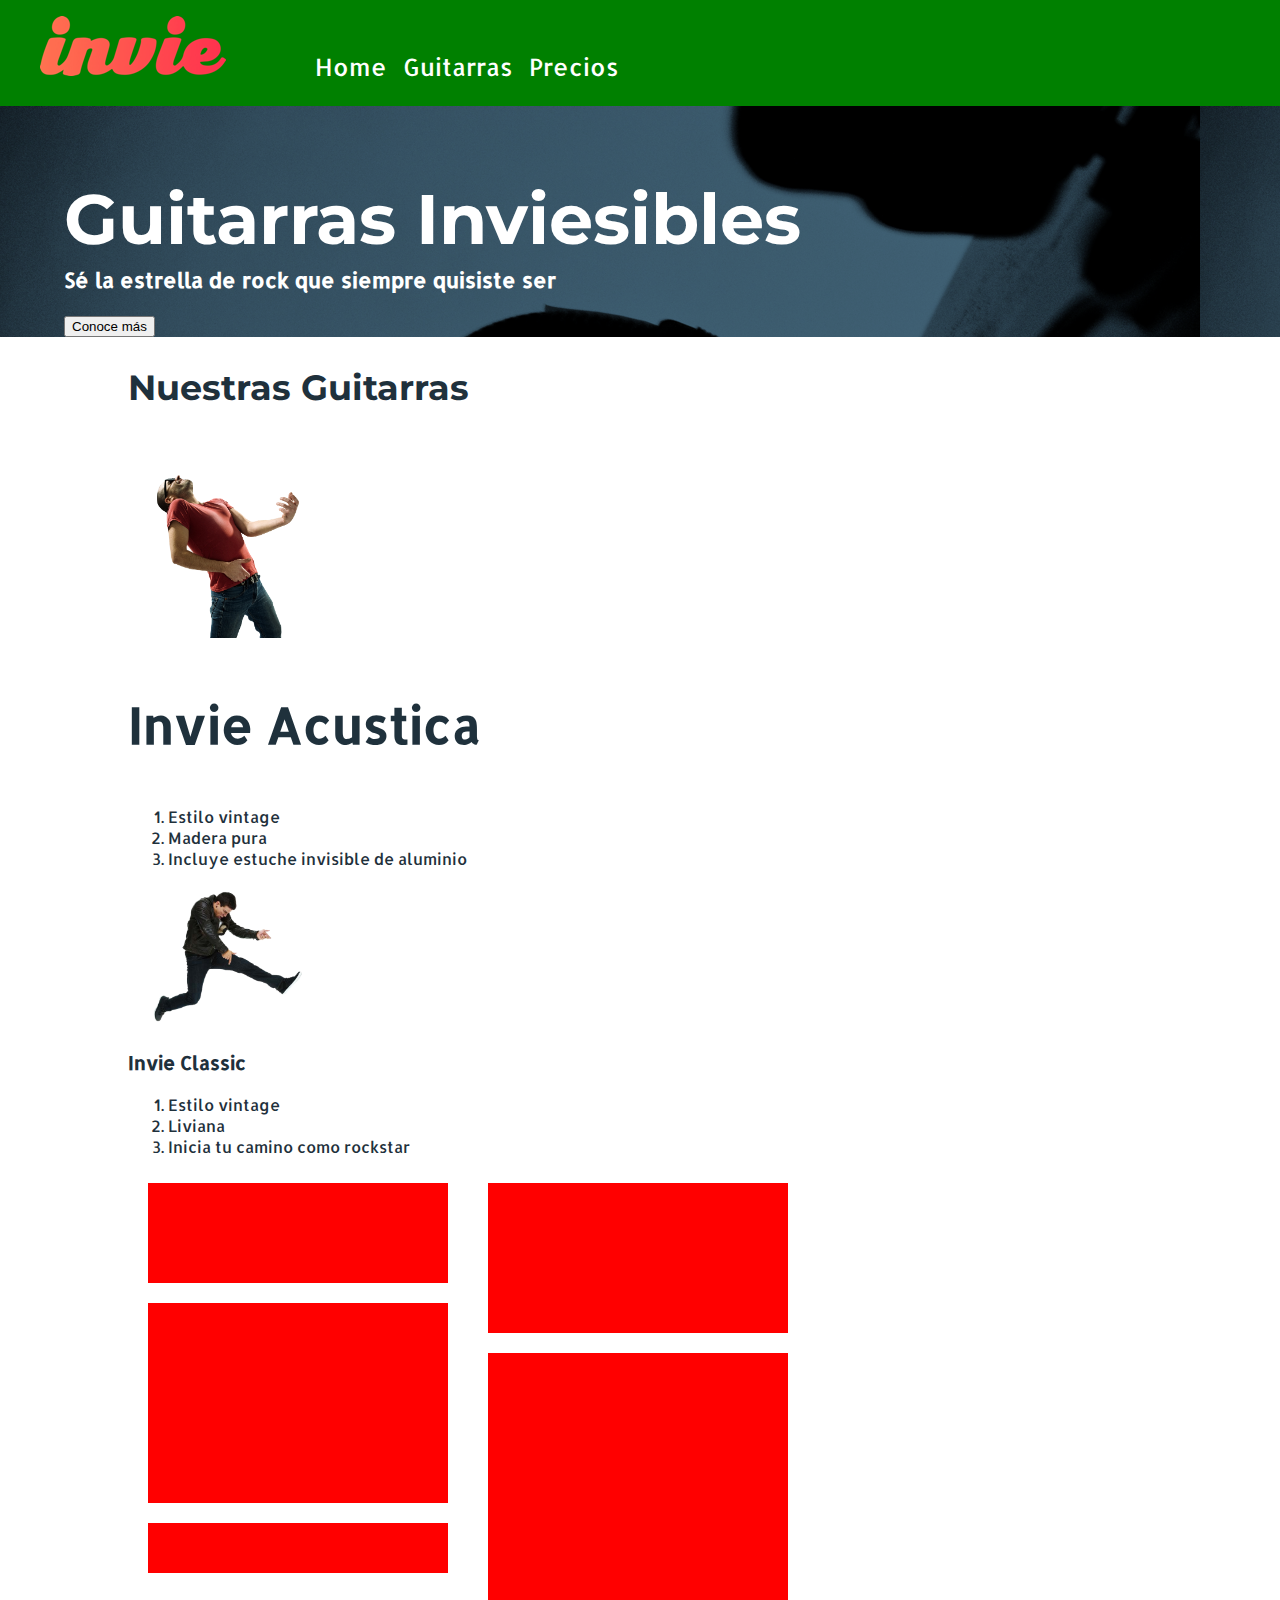
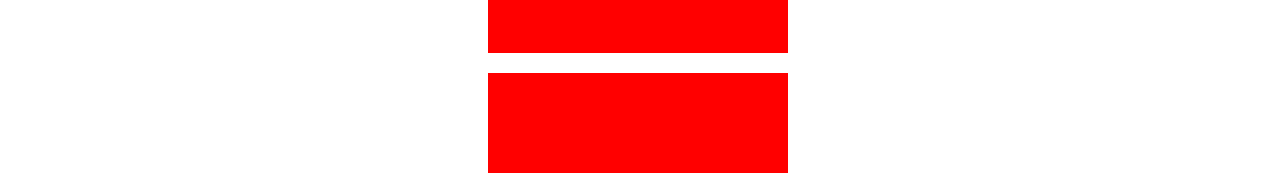
<file: invie/index.html>
<!DOCTYPE html>
<html>
<head>
  <title>Invie - Tus mejores guitarras!</title>
  <meta charset="utf-8" />
  <link rel="stylesheet" href="css/style.css">
</head>
<body>
  <header id="header" class="header"> <!-- header -->
    <figure class="logotipo"> <!-- logotipo -->
      <img src="images/invie.png" width="186px" height="60px" alt="Invie logotipo"/>
    </figure>
    <nav class="menu"> <!-- menu -->
      <ul>
        <li>
          <a href="index.html">Home</a>
        </li>
        <li>
          <a href="#guitarras">Guitarras</a>
        </li>
        <li>
          <a href="precios.html">Precios</a>
        </li>
      </ul>
    </nav>
  </header>
  <section id="portada" class="portada"> <!-- portada -->
    <div class="portada-container">
      <h1 class="titulo">Guitarras Inviesibles</h1> <!-- titulo -->
      <h3 class="title-a">Sé la estrella de rock que siempre quisiste ser</h3> <!-- resumen -->
      <button>Conoce más</button> <!-- boton -->
    </div>
  </section>
  <section id="guitarras" class="guitarras"> <!-- guitarras -->
    <h2>Nuestras Guitarras</h2> <!-- titulo -->
    <article class="guitarra"> <!-- guitarra 1 -->
      <img src="images/invie-acustica.png" width="200px" alt="Guitarra Invie Acustica"/>
      <h3 class="title-b">Invie Acustica</h3>
      <ol>
        <li>Estilo vintage</li>
        <li>Madera pura</li>
        <li>Incluye estuche invisible de aluminio</li>
      </ol>
    </article>
    <article class="guitarra"> <!-- guitarra 2 -->
      <img src="images/invie-classic.png" width="200px" alt="Guitarra Invie Classic"/>
      <h3>Invie Classic</h3>
      <ol>
        <li>Estilo vintage</li>
        <li>Liviana</li>
        <li>Inicia tu camino como rockstar</li>
      </ol>
    </article>
  </section>


  <section class="elementos">
    <div class="elementos-column">
      <article class="elemento1">
        
      </article>
      <article class="elemento2">
        
      </article>
      <article class="elemento3">
      </article>
    </div>
      <div class="elementos-column">
        <article class="elemento4">
          
        </article>
        <article class="elemento5">
          
        </article>
        <article class="elemento6">

        </article>
      </div>      
  </section>
</body>
</html>
</file>
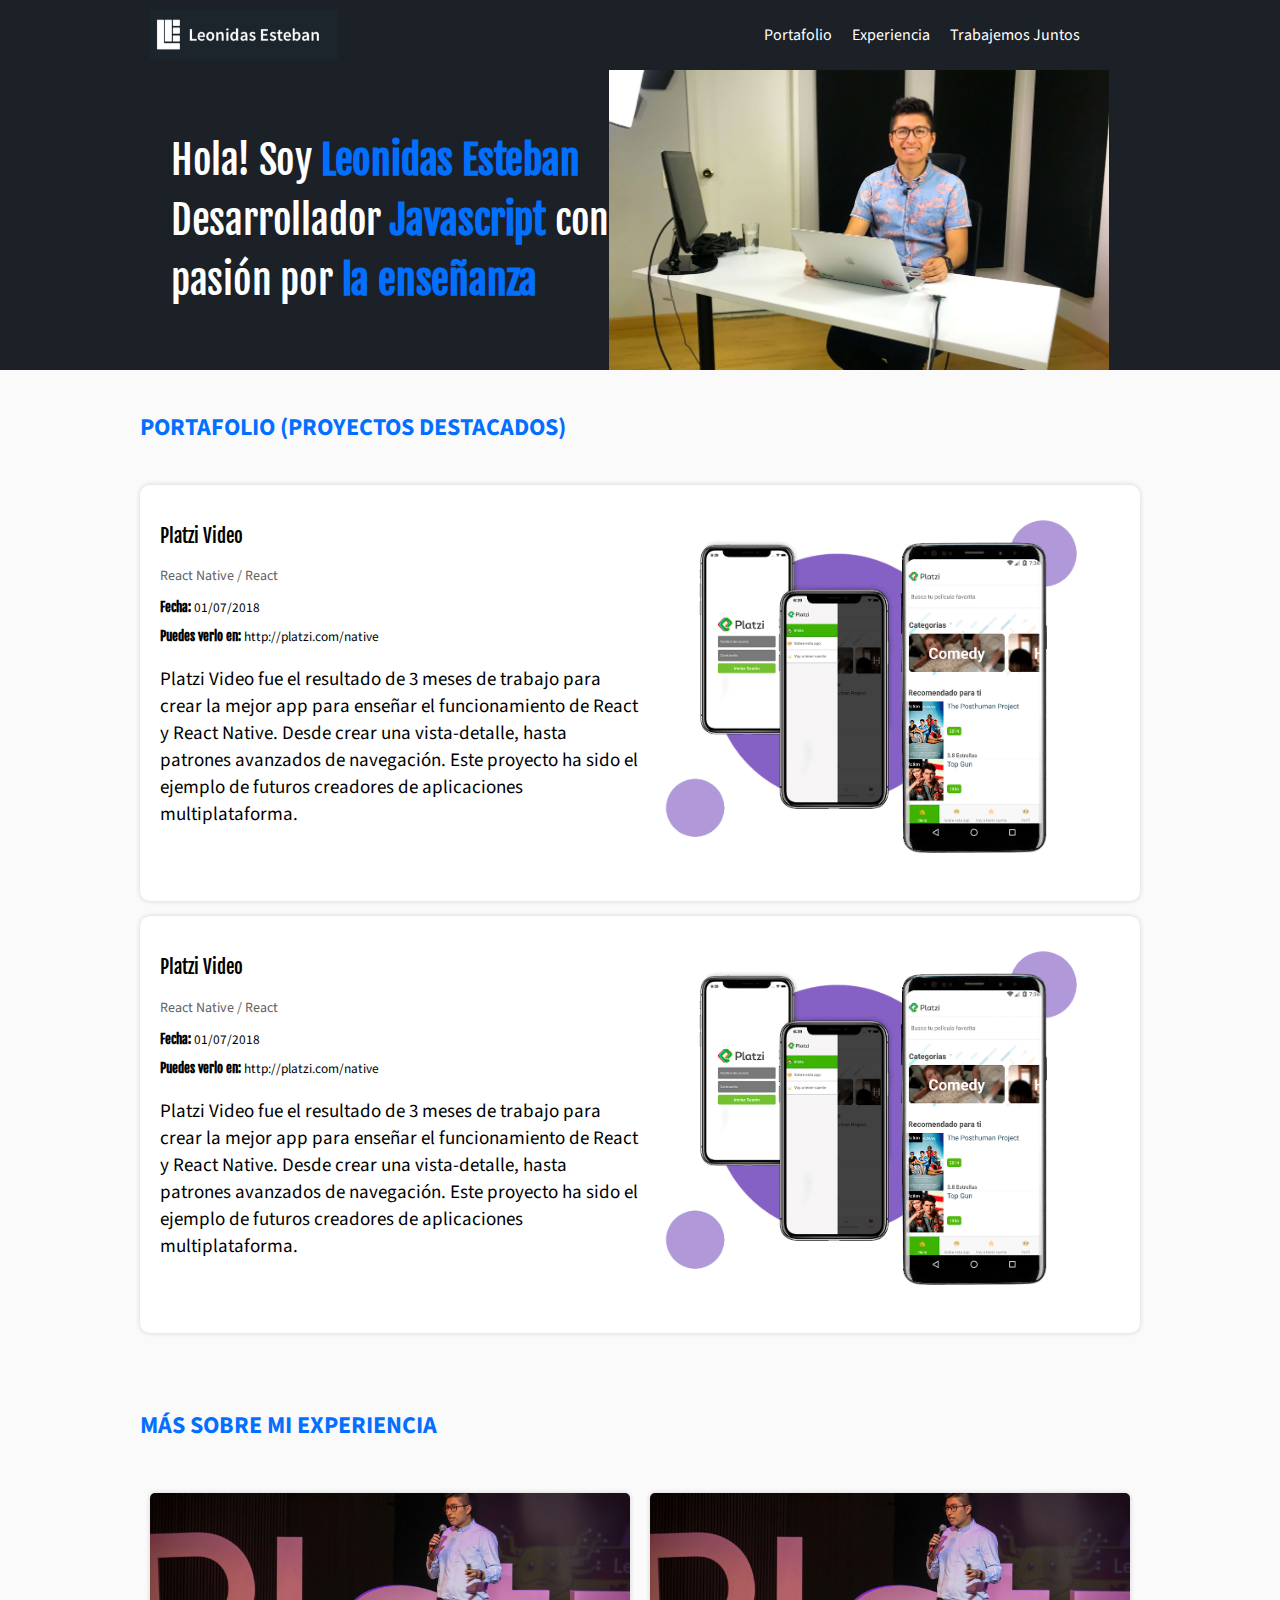
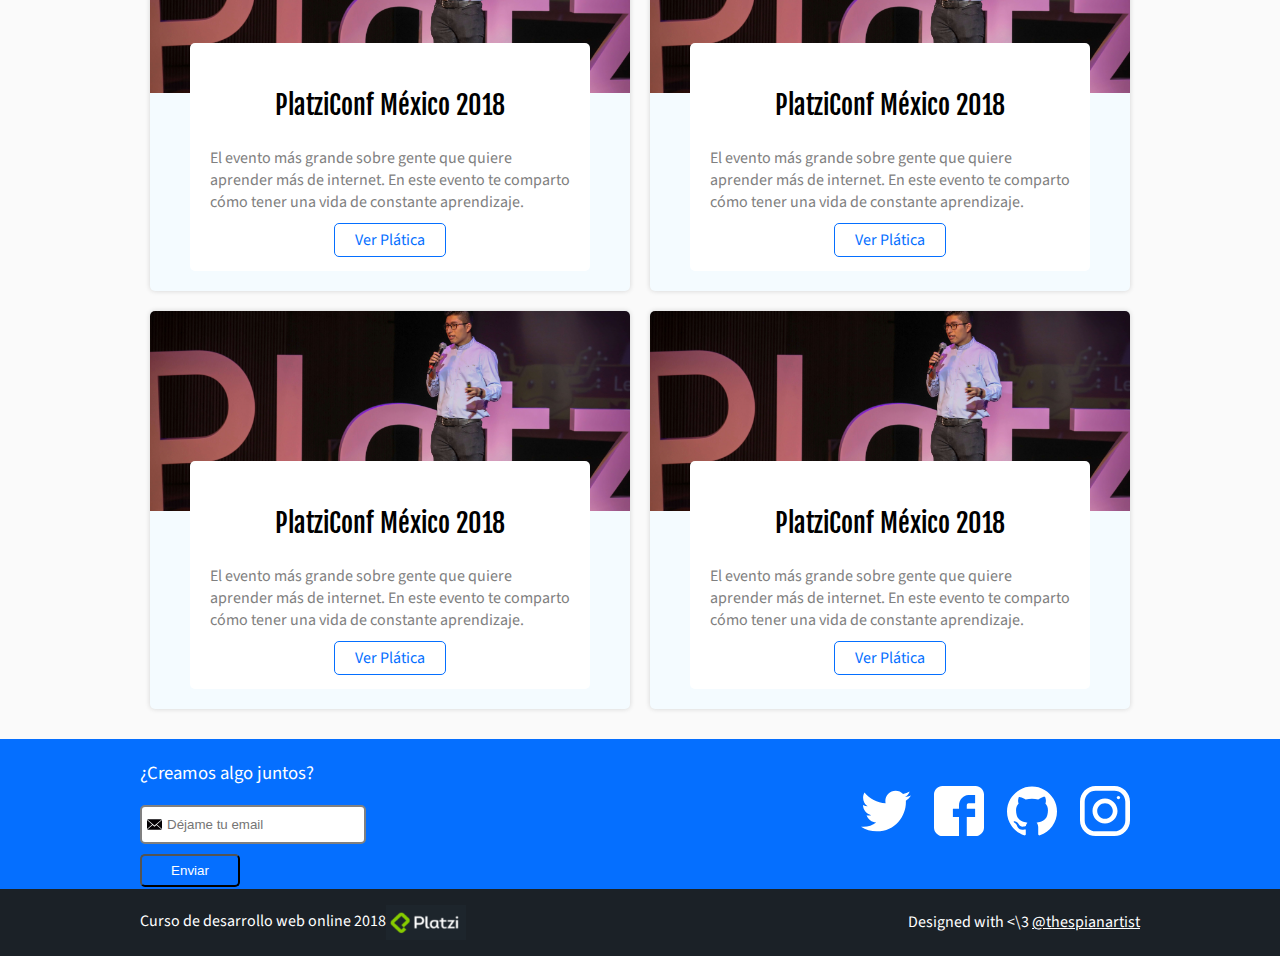
<file: portafolio/index.html>
<!DOCTYPE html>
<html lang="en">
<head>
  <meta charset="UTF-8">
  <meta name="viewport" content="width=device-width, initial-scale=1.0">
  <meta http-equiv="X-UA-Compatible" content="ie=edge">
  <link rel="icon" href="images/favicon.png">
  <title>Leonidas Esteban - Portafolio</title>
  <link href="https://fonts.googleapis.com/css?family=Fjalla+One|Source+Sans+Pro" rel="stylesheet">
  <link rel="stylesheet" href="./css/estilos.css">
</head>
<body>
  <header class="header">
    <div class="container">
      <figure class="logo">
        <img src="images/logo.png" alt="Logo de http://leonidasesteban.com" />
      </figure>
      <nav class="menu">
        <ol>
          <li>
            <a href="#portafolio">Portafolio</a>
          </li>
          <li>
            <a href="#eventos">Experiencia</a>
          </li>
          <li>
            <a href="#contacto">Trabajemos Juntos</a>
          </li>
        </ol>
      </nav> 
    </div>
  </header>
  <section class="hero" id="hero">
    <div class="container">
      <h1>
        Hola! Soy <strong>Leonidas Esteban</strong> <br/>Desarrollador <strong>Javascript</strong> con<br/> pasión por <strong>la enseñanza</strong>
      </h1>
      <img class="hero-image" src="images/hero.jpg" alt="imagen de portada" width="50%" />
    </div>
  </section>
  <section id="portafolio" class="portfolio">
    <div class="container">
      <h2>Portafolio (Proyectos Destacados)</h2>
      <article class="project">
        <div class="project-details">
          <h3 class="project-title">Platzi Video</h3>
          <h6 class="project-course">React Native / React</h6>
          <p class="project-date"><small><strong>Fecha:</strong> 01/07/2018</small></p>
          <p class="project-url"><small><strong>Puedes verlo en:</strong> http://platzi.com/native</small></p>
          <p class="project-description">Platzi Video fue el resultado de 3 meses de trabajo para crear la mejor app para enseñar
            el funcionamiento de React y React Native. Desde crear una vista-detalle, hasta patrones avanzados
            de navegación. Este proyecto ha sido el ejemplo de futuros creadores de aplicaciones multiplataforma.
          </p>
        </div>
        <figure class="project-imageContainer">
          <img class="project-image" src="images/platzi-video-react-native.png" alt="React Native" width="50%" />
        </figure>
      </article>
      <article class="project">
        <div class="project-details">
          <h3 class="project-title">Platzi Video</h3>
          <h6 class="project-course">React Native / React</h6>
          <p class="project-date"><small><strong>Fecha:</strong> 01/07/2018</small></p>
          <p class="project-url"><small><strong>Puedes verlo en:</strong> http://platzi.com/native</small></p>
          <p class="project-description">Platzi Video fue el resultado de 3 meses de trabajo para crear la mejor app para enseñar
            el funcionamiento de React y React Native. Desde crear una vista-detalle, hasta patrones avanzados
            de navegación. Este proyecto ha sido el ejemplo de futuros creadores de aplicaciones multiplataforma.
          </p>
        </div>
        <figure class="project-imageContainer">
          <img class="project-image" src="images/platzi-video-react-native.png" alt="React Native" width="50%" />
        </figure>
      </article>
    </div>
  </section>
  <section id="eventos" class="events">
    <div class="container">
      <h2 class="events-title">Más sobre mi experiencia</h2>
      <div class="eventsContainer">
        <article class="event">
          <figure class="event-imageContainer">
            <img class="event-image" src="images/platzi-conf.jpg" alt="Platzi Conf" width="50%"/>
          </figure>
          <div class="event-details">
            <h3 class="event-title">PlatziConf México 2018</h3>
            <p class="event-description">El evento más grande sobre gente que quiere aprender más de internet. En este evento te comparto cómo
                tener una vida de constante aprendizaje.</p>
            <a class="event-url" href="https://youtube.com">Ver Plática</a>
          </div>
        </article>
        <article class="event">
          <figure class="event-imageContainer">
            <img class="event-image" src="images/platzi-conf.jpg" alt="Platzi Conf" width="50%"/>
          </figure>
          <div class="event-details">
            <h3 class="event-title">PlatziConf México 2018</h3>
            <p class="event-description">El evento más grande sobre gente que quiere aprender más de internet. En este evento te comparto cómo
                  tener una vida de constante aprendizaje.</p>
            <a class="event-url" href="https://youtube.com">Ver Plática</a>
          </div>
        </article>
        <article class="event">
          <figure class="event-imageContainer">
            <img class="event-image" src="images/platzi-conf.jpg" alt="Platzi Conf" width="50%"/>
          </figure>
          <div class="event-details">
            <h3 class="event-title">PlatziConf México 2018</h3>
            <p class="event-description">El evento más grande sobre gente que quiere aprender más de internet. En este evento te comparto cómo
                  tener una vida de constante aprendizaje.</p>
            <a class="event-url" href="https://youtube.com">Ver Plática</a>
          </div>
        </article>
        <article class="event">
          <figure class="event-imageContainer">
            <img class="event-image" src="images/platzi-conf.jpg" alt="Platzi Conf" width="50%"/>
          </figure>
          <div class="event-details">
            <h3 class="event-title">PlatziConf México 2018</h3>
            <p class="event-description">El evento más grande sobre gente que quiere aprender más de internet. En este evento te comparto cómo
                  tener una vida de constante aprendizaje.</p>
            <a class="event-url" href="https://youtube.com">Ver Plática</a>
          </div>
        </article>
      </div>
    </div>
  </section>
  <section id="contacto" class="contact">
    <div class="container">
      <form action="/suscripcion/" class="form-email">
        <h3>¿Creamos algo juntos?</h3>
        <input type="text" placeholder="Déjame tu email">
        <button>Enviar</button>
      </form>
      <div class="social">
        <a href="https://twitter.com/leonidasesteban" class="social-link twitter"></a>
        <a href="https://facebook.com/leonidas.esteban" class="social-link facebook"></a>
        <a href="https://github.com/leonidasaesteban" class="social-link github"></a>
        <a href="https://instagram.com/leonidasaesteban" class="social-link instagram"></a>
      </div>
    </section>
    </div>
  <footer class="footer">
    <div class="container">
      <div>
        <p>Curso de desarrollo web online 2018<img src="./images/platzi.png" alt="platzi logo"/></p>
      </div>
      <div>
        <p>Designed with <\3 <a href="https://twitter.com/thespianartist">@thespianartist</a></p>
      </div>
    </div>
  </footer>
</body>
</html>
</file>
<file: invie/css/style.css>
/* FONTS - Google */

/* Montserrat */

@import url('https://fonts.googleapis.com/css?family=Montserrat:400,700');

/* Allerta */

@import url('https://fonts.googleapis.com/css?family=Allerta');



/* BASIC STYLES */

*{
	box-sizing: border-box;
}

body{
	background-color: white;
	font-family: 'Allerta', sans-serif;
	margin: 0;
	padding: 0;
}

header{
	background: green;
}

.logotipo{
	display: inline-block;
}

.menu {
	font-size: 24px;
	display: inline-block;
}

.menu ul li{
	display: inline-block;
	margin: 0 5px;
}

.menu ul li a{
	color: white;
	text-decoration: none;
}

.portada {
	background-image: url('../images/background.png');
	overflow: hidden;
}

.portada-container{
	margin-left: 5vw;
}

.titulo {
	font-size: 70px;
	color: white;
	font-weight: bold;
	margin-bottom: 0px;
	margin-top: 70px;
	font-family: "Montserrat", sans-serif;
}

.title-a {
	font-size: 1.3em;
	color: white;
	margin-top: 5px;
}

.guitarras {
	color: #1F313C;
	margin: 0 auto;
	max-width: 80%;
}

.guitarras h2{ 
	font-size: 35px;
	font-family: "Montserrat", sans-serif;
}

.title-b{
	font-size: 50px
}











/* RANDOM FLEX TESTS */

.elementos{
	width: 80vw;
	margin: 0 auto;
	display: flex;
	flex-wrap: wrap;
}

.elementos-column{
	display: flex;
	flex-direction: column;
}

.elementos article{
	background-color: red;
	width: 300px;
	margin: 10px 20px;
}

.elementos .elemento1{
	height: 100px;
}

.elementos .elemento2{
	height: 200px;
}

.elementos .elemento3{
	height: 50px;
}

.elementos .elemento4{
	height: 150px;
}

.elementos .elemento5{
	height: 300px;
}

.elementos .elemento6{
	height: 100px;
}
</file>
<file: portafolio/css/estilos.css>
/* Paleta de colores */

/* 
gris oscuro = #1D252C
gris claro = #626262
background gris = #1B2127
background gris claro = #FAFAFA
celeste = #026fff
*/


/* Reset elements */

ol, ul{
  margin: 0;
  padding: 0;
  list-style: none;
}

figure{
  margin: 0;
}


body{
  font-family: "Source Sans Pro", sans-serif;
  margin: 0;
  padding: 0;
  background: #fafafa;
}

.container{
  max-width: 1000px;
  width: auto;
  margin: 0 auto;
  display: inherit;
  justify-content: inherit;
  height: inherit;
  align-items: inherit;
  flex-wrap: inherit;
}

.contact .container, .footer .container, .header .container{
  width: 1000px;
}

h1, h2, h3, h4, h5, h6
{
  font-family: "Fjalla One", sans-serif;
  font-weight: normal;
}

h1 {
  font-size: 40px;
  line-height: 1.5;
  letter-spacing: -.2px;
  color: white;
  margin: 0;
}

h1 strong{
  color: #026fff;
}

h2{
  color: #026fff;
  text-transform: uppercase;
  font-family: "Source Sans Pro", sans-serif;
  font-weight: bold;
  font-size: 24px;
  margin-bottom: 40px;
}

.header{
  background-color: #1B2127;
  color: white;
  height: 70px;
  margin: 0;
  display: flex;
  justify-content: space-between;
  align-items: center;
}

.menu{
  height: 90px;
}

.header ol{
  display: flex;
  margin-right: 50px;
  height: inherit;
}
.header ol li{
  height: inherit;
}

.header a{
  display: flex;
  align-items: center;
  height: inherit;
  padding: 0 10px;
}

.header .logo{
  margin: 0;
  height: 50px;
  margin-left: 10px;
}

.header .logo img{
  height: inherit;
}

.header a{
  color: white;
  text-decoration: none;
  
}

.hero{
  height: 300px;
  /* background-image: url("../images/hero.jpg");
  background-size: 500px auto;
  background-repeat: no-repeat;
  background-position-x: right;*/
  background-color: #1B2127;
  display: flex;
  align-items: center;
  justify-content: space-between;
}

.hero-image{
  width: 500px;
  height: 100%;
  object-fit: cover;
}

.portfolio{
  padding: 20px;
}

.project{
  box-shadow: 0px 0px 5px lightgray;
  border-radius: 10px;
  margin-bottom: 15px;
  padding: 20px;
  background: white;
  display: flex;
  align-items: flex-start;
  justify-content: space-between;
}

.project strong{
  font-family: 'Fjalla One', sans-serif;
}

.project-details{
  width: 500px;
}

/* .project-title{
  font-size: 30px;
  margin-top: 0;
  margin-bottom: 10px;
} */

.project-course, .project-date, .project-url{
  margin: 7px 0;
}

.project-course{
  font-family: 'Source Sans Pro', sans-serif;
  font-size: 14px;
  color: #626262;
  margin: 10px 0;
}

.project-description{
  font-size: 19px;
}

.project-imageContainer{
  width: 500px;
}

.project-image{
  width: 100%;
}

.events{
  padding: 20px;
}

.eventsContainer{
  display: flex;
  flex-wrap: wrap;
}

.event{
  box-shadow: 0px 0px 5px lightgray;
  margin: 10px;
  width: 480px;
  border-radius: 5px;
  overflow: hidden;
  background-color: #f4fbff;
}

.event-imageContainer{
  width: inherit;
  height: 200px;
}

.event-image{
  width: inherit;
  height: inherit;
  object-fit: cover;
}

.event-details{
  margin: 20px 40px;
  background-color: white;
  padding: 20px;
  text-align: center;
  border-radius: 5px;
  margin-top: -50px;
  position: relative;
}

.event-title{
  font-size: 26px;
}

.event-description{
  text-align: left;
  color: gray;
}

.event-url{
  color: #056fff;
  border: 1px solid;
  padding: 5px 20px;
  border-radius: 5px;
  text-decoration: none;
}

.contact{
  background-color: #056fff;
  color: white;
  min-height: 150px;
  height: auto;
  display: flex;
  flex-wrap: wrap;
  align-items: center;
  justify-content: space-between;
  padding: 0 50px;
}

.form-email h3{
  font-family: 'Source Sans Pro', sans-serif;
}

.form-email input{
  border-color: gray;
  border-radius: 5px;
  border-style: solid;
  padding: 10px 20px 10px 25px;
  background-image: url("../images/envelope.svg");
  background-size: 15px 15px;
  background-repeat: no-repeat;
  background-position-y: center;
  background-position-x: 5px;
}

.form-email button{
  display: block;
  background: transparent;
  color: white;
  margin-top: 10px;
  padding: 7px 0;
  border-radius: 5px;
  width: 100px;
  /* margin: 10px auto; */
}

.social{
  margin: 30px 0;
}

.social-link{
  display: inline-block;
  width: 50px;
  height: 50px;
  background-size: 100% 100%;
  margin: 0 10px;
}

.social-link.twitter{
  background-image: url(../images/twitter.svg);
}
.social-link.facebook{
  background-image: url(../images/facebook.svg);
}
.social-link.github{
  background-image: url(../images/github.svg);
}
.social-link.instagram{
  background-image: url(../images/instagram.svg);
}


.footer{
  background-color:#1B2127;
  color: white;
  display: flex;
  justify-content: space-between;
  align-items: center;
  padding: 0 50px;
}

.footer a{
  color: white;
}

.footer img{
  width: 80px;
  vertical-align: middle;
}
</file>
